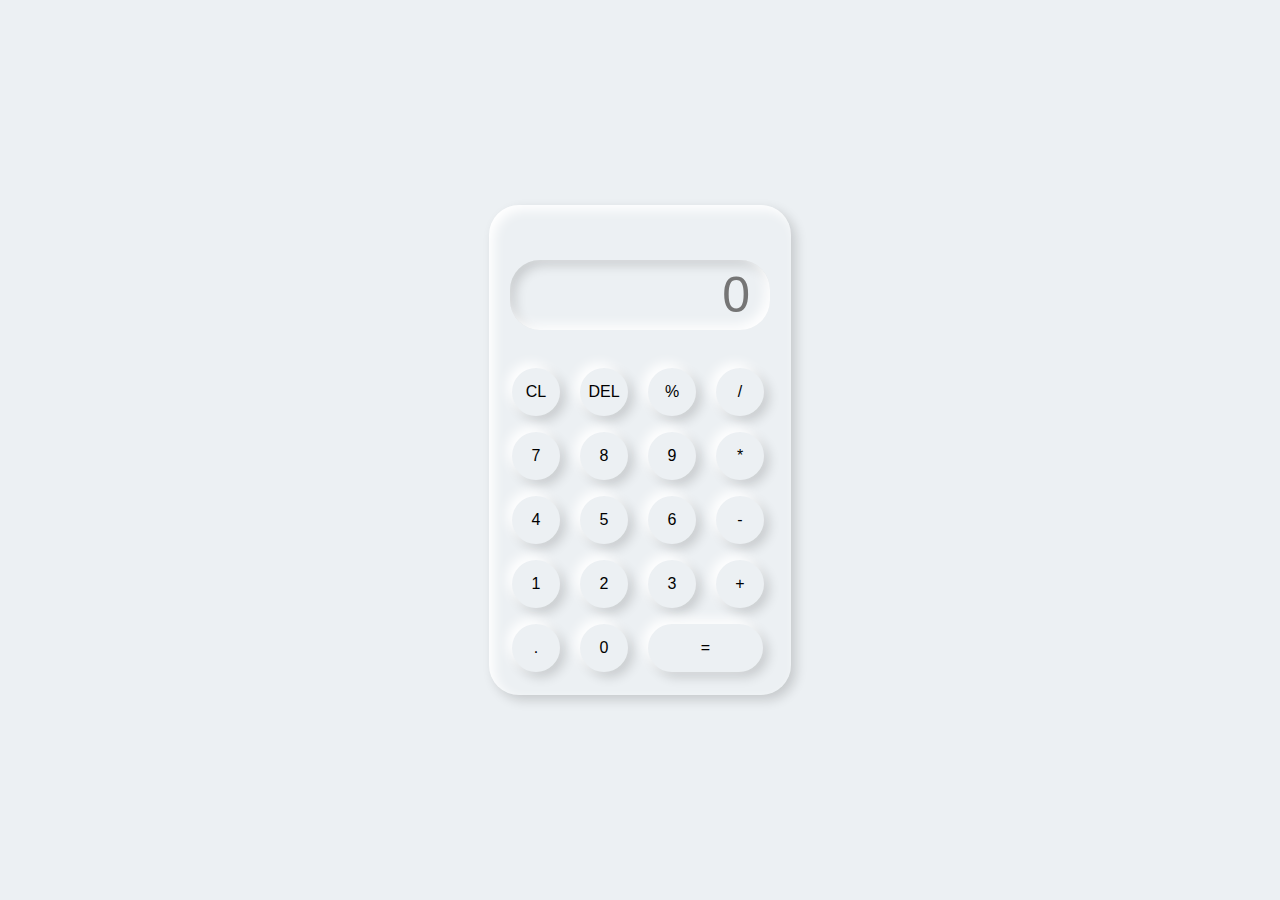
<file: calculator/index.html>
<!DOCTYPE html>
<html lang="en">
    <head>
        <meta charset="UTF"-8>
        <meta http-equiv="X-UA-Compatible" content="IE=edge">
        <meta name="viewport" content="width=device, initial-scale=1.0">
        <link rel="stylesheet" href="style.css">
        <title>Calculator</title>
    </head>
    <body>
      <div class="container">
        <div class="calculator">
            <input type="text" placeholder="0" id="output-Screen">
            <button onclick="Clear()">CL</button>
            <button onclick="del()">DEL</button>
            <button onclick="display('%')">%</button>
            <button onclick="display('/')">/</button>
            <button onclick="display('7')">7</button>
            <button onclick="display('8')">8</button>
            <button onclick="display('9')">9</button>
            <button onclick="display('*')">*</button>
            <button onclick="display('4')">4</button>
            <button onclick="display('5')">5</button>
            <button onclick="display('6')">6</button>
            <button onclick="display('-')">-</button>
            <button onclick="display('1')">1</button>
            <button onclick="display('2')">2</button>
            <button onclick="display('3')">3</button>
            <button onclick="display('+')">+</button>
            <button onclick="display('.')">.</button>
            <button onclick="display('0')">0</button>
            <button onclick="Calculate()" class="equal">=</button>

    </div>
      </div>  

      <script>
        let outputScreen = document.getElementById("output-Screen");

        function display(num){
            outputScreen.value += num;
        }
        function Calculate(){
            try{
                outputScreen.value = eval(outputScreen.value);

            }
            catch(err)
            {
                alert("Invalid")
            }
        }
        function Clear(){
            outputScreen.value = "";
        }
        function del(){
            outputScreen.value = outputScreen.value.slice(0,-1);
        }
      </script>
    </body>
</html>
</file>
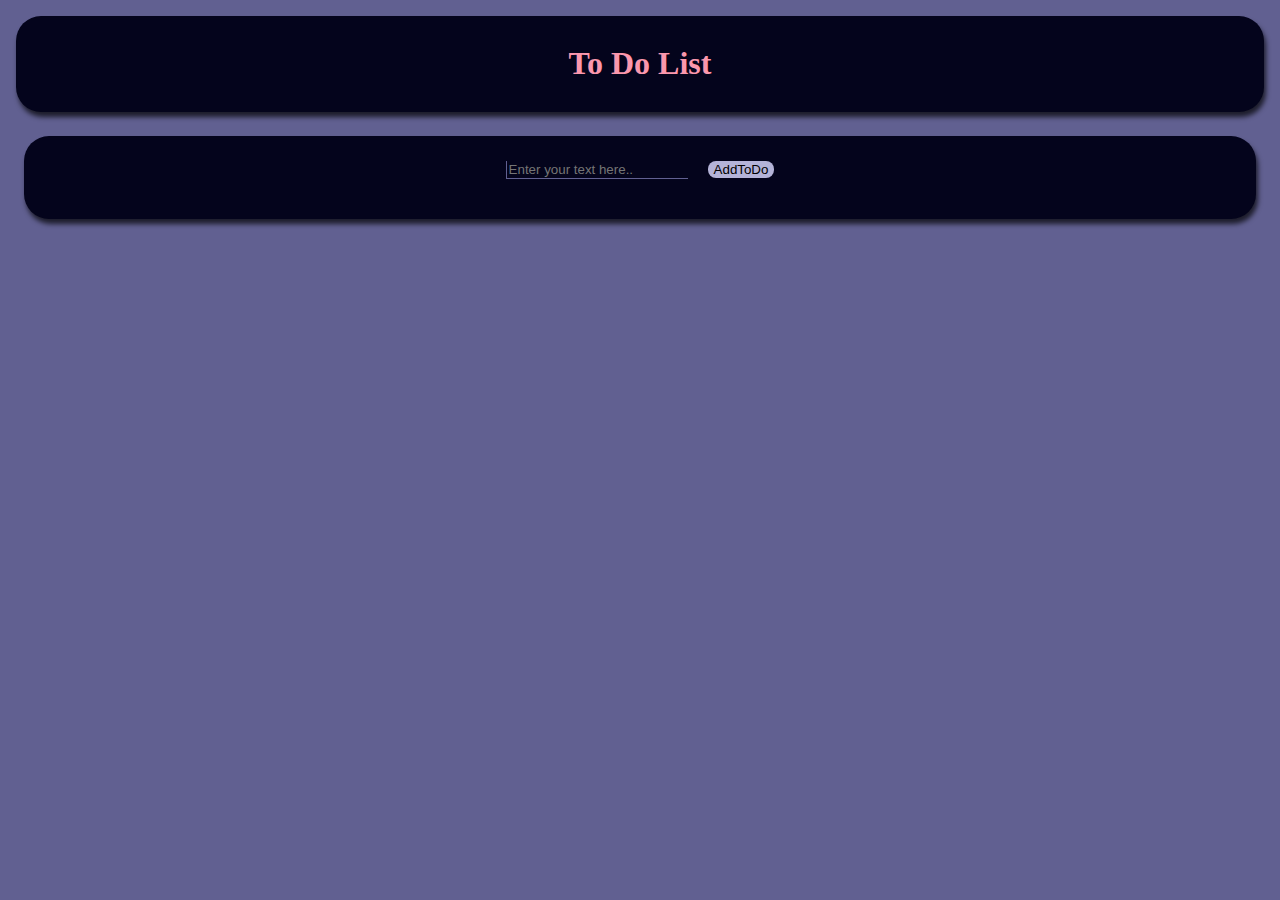
<file: To-do-list/to do list.html>
<!DOCTYPE html>
<html lang="en">
    <head>
        <meta charset="UTF-8">
        <meta http-equiv="X-UA-Compatible" content="IE=edge">
        <meta name="viewport" content="width=device-width,initial-scale=1.0">
        <title>ToDo List</title>
        <style>
            body{
                margin: 0;
                background-color: #616091;
            }
            h1{
                color: #fb97ad;
                text-align: center;
            }
            div{
                margin: 16px;
                padding: 8px;
                background-color: #04041c;
                box-shadow: 2px 5px 5px rgba(0, 0, 0, 0.7);
                border: none;
                border-radius: 25px;
            }
            #container{
                margin: 24px;
                padding: 24px;
                color: white;
                background-color: #04041c;
                text-align: center;
            }
            #input{
                color: white;
                background-color: #04041c;
                border: none;
                border-bottom: 1px solid #616091;
                border-left: 1px solid #616091;
            }
            #btn{
                border: none;
                border-radius: 8px;
                background-color: #b4b3d8;
            }
        </style>
    </head>
    <body>
        <div>
            <h1>To Do List</h1>
        </div>
        <div id="container">
            <input type="text" id="input" placeholder="Enter your text here..">
            &nbsp;&nbsp;&nbsp;
            <button id = "btn">AddToDo</button>
            <ul class="ul" style="list-style-type: none;">
            </ul>
        </div>
    </body>
    <script>
        document.getElementById('btn').addEventListener('click',
        function(){
            let input = document.getElementById('input').value;



            //  creating the todo list elements
            let elem=document.createElement('li');
            let btn1=document.createElement('button');
            let btn2=document.createElement('button');
            btn1.innerText="Done";
            btn2.innerText="Delete";
            elem.innerText=input;
            let ul=document.querySelector('ul');



            //Appending the created elements to html
            ul.appendChild(elem);
            elem.appendChild(btn1);
            elem.appendChild(btn2);
            //Adding style to list
            btn1.style.border="none";
            btn1.style.marginLeft="3%";
            btn1.style.borderRadius="8px";
            btn1.style.backgroundColor="#b4b3d8";
            btn2.style.border="none";
            btn2.style.marginLeft="3%";
            btn2.style.borderRadius="8px";
            btn2.style.backgroundColor="#b4b3d8";

            //Adding button functionality to created buttons
            btn1.addEventListener('click',
            function(){
                elem.style.textDecoration="line-through";
            }
            );
            btn2.addEventListener('click',
            function(){
                elem.remove();
            }
            );

            document.getElementById('input').value="";
            
        }
        );
    </script>

</html>
</file>
<file: calculator/style.css>
*{
    margin: 0;
    padding: 0;
    box-sizing: border-box;
    background-color: #ecf0f3;
    font-family: sans-serif;
    outline: none;
}
.container{
    height: 100vh;
    display: flex;
    justify-content: center;
    align-items: center;
}
.calculator{
    background-color: #ecf0f3;
    padding: 15px;
    border-radius: 30px;
    box-shadow: inset 5px 5px 12px #ffffff,
                      5px 5px 12px rgba(0,0,0,.16);
    display: grid;
    grid-template-columns: repeat(4,68px);
}
input{
    grid-column: span 4;
    height: 70px;
    width: 260px;
    background-color: #ecf0f3;
    box-shadow: inset -5px -5px 12px #ffffff,
                inset 5px 5px 12px rgba(0,0,0,.16);
    border: none;
    border-radius: 30px;
    color: rgb(70, 70, 70);
    font-size: 50px;
    text-align: end;
    margin: auto;
    margin-top: 40px;
    margin-bottom: 30px;
    padding: 20px;
}
button{
    height: 48px;
    width: 48px;
    background-color: #ecf0f3;
    box-shadow: -5px -5px 12px #ffffff,
                    5px 5px 12px rgba(0,0,0,.16);
    border: none;
    border-radius: 50%;
    margin: 8px;
    font-size: 16px;
}
.equal{
    width: 115px;
    border-radius: 40px;
    background-color: #ecf0f3;
    box-shadow: -5px -5px 12px #ffffff,
                    5px 5px 12px rgba(0,0,0,.16);;

}
</file>
